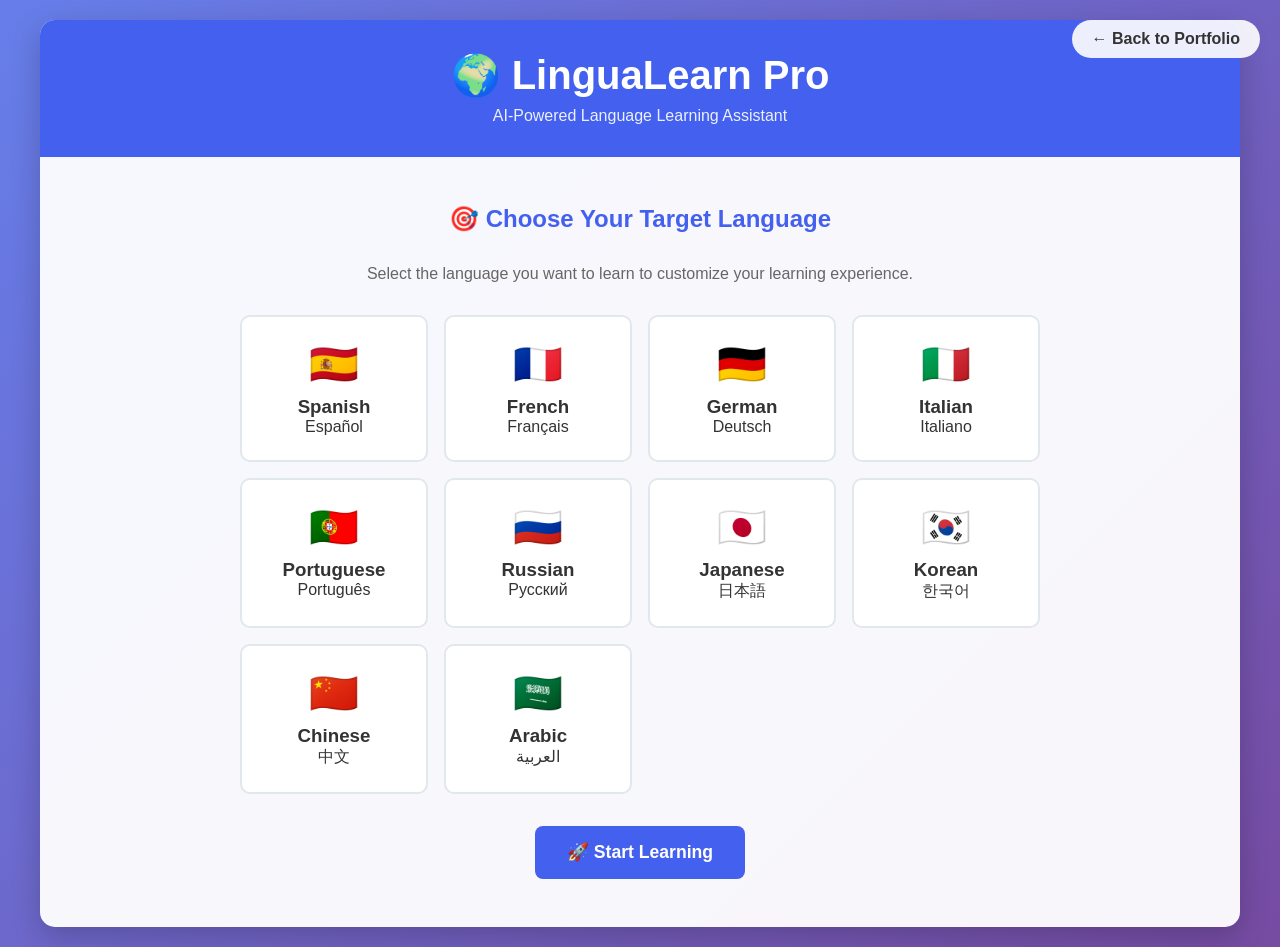
<file: EngA.html>
﻿<!DOCTYPE html>
<html lang="en">
<head>
    <meta charset="UTF-8">
    <meta name="viewport" content="width=device-width, initial-scale=1.0">
    <title>LinguaLearn Pro - Language Learning App</title>
    <style>
        :root {
            --primary: #4361ee;
            --secondary: #3a0ca3;
            --success: #4cc9f0;
            --warning: #f72585;
            --light: #f8f9fa;
            --dark: #212529;
        }

        * {
            margin: 0;
            padding: 0;
            box-sizing: border-box;
        }

        body {
            font-family: 'Segoe UI', Tahoma, Geneva, Verdana, sans-serif;
            background: linear-gradient(135deg, #667eea 0%, #764ba2 100%);
            color: #333;
            min-height: 100vh;
            padding: 20px;
        }

        .back-link {
            position: absolute;
            top: 20px;
            right: 20px;
            background: rgba(255, 255, 255, 0.9);
            color: #333;
            padding: 10px 20px;
            border-radius: 25px;
            text-decoration: none;
            font-weight: bold;
            z-index: 100;
            transition: all 0.3s ease;
        }

        .back-link:hover {
            background: white;
            transform: translateX(-5px);
        }

        .app-container {
            max-width: 1200px;
            margin: 0 auto;
            background: rgba(255, 255, 255, 0.95);
            border-radius: 15px;
            overflow: hidden;
            box-shadow: 0 10px 30px rgba(0, 0, 0, 0.2);
        }

        .app-header {
            background: var(--primary);
            color: white;
            padding: 2rem;
            text-align: center;
        }

        .app-header h1 {
            font-size: 2.5rem;
            margin-bottom: 0.5rem;
        }

        .app-header p {
            opacity: 0.9;
        }

        .nav-tabs {
            display: flex;
            background: var(--secondary);
            padding: 0;
            flex-wrap: wrap;
        }

        .nav-tab {
            flex: 1;
            min-width: 120px;
            padding: 1rem;
            background: transparent;
            border: none;
            color: white;
            cursor: pointer;
            transition: all 0.3s ease;
            text-align: center;
            font-weight: 600;
        }

        .nav-tab:hover {
            background: rgba(255, 255, 255, 0.1);
        }

        .nav-tab.active {
            background: var(--primary);
            border-bottom: 3px solid #FFD166;
        }

        .tab-content {
            display: none;
            padding: 2rem;
        }

        .tab-content.active {
            display: block;
        }

        .language-selection {
            text-align: center;
            padding: 3rem 2rem;
        }

        .language-selection h2 {
            margin-bottom: 2rem;
            color: var(--primary);
        }

        .language-grid {
            display: grid;
            grid-template-columns: repeat(auto-fit, minmax(150px, 1fr));
            gap: 1rem;
            max-width: 800px;
            margin: 0 auto;
        }

        .language-card {
            background: white;
            border: 2px solid #e1e8ed;
            border-radius: 10px;
            padding: 1.5rem;
            cursor: pointer;
            transition: all 0.3s ease;
            text-align: center;
        }

        .language-card:hover {
            border-color: var(--primary);
            transform: translateY(-5px);
            box-shadow: 0 5px 15px rgba(0,0,0,0.1);
        }

        .language-card.selected {
            border-color: var(--primary);
            background: var(--primary);
            color: white;
        }

        .language-flag {
            font-size: 2.5rem;
            margin-bottom: 0.5rem;
        }

        .translation-grid {
            display: grid;
            grid-template-columns: 1fr 1fr;
            gap: 2rem;
            margin-bottom: 2rem;
        }

        @media (max-width: 768px) {
            .translation-grid {
                grid-template-columns: 1fr;
            }
        }

        .card {
            background: white;
            border-radius: 10px;
            padding: 1.5rem;
            box-shadow: 0 4px 6px rgba(0, 0, 0, 0.1);
        }

        .card h3 {
            margin-bottom: 1rem;
            color: var(--primary);
            border-bottom: 2px solid var(--light);
            padding-bottom: 0.5rem;
        }

        .translation-input {
            width: 100%;
            min-height: 150px;
            padding: 1rem;
            border: 2px solid #e1e8ed;
            border-radius: 8px;
            font-size: 1rem;
            resize: vertical;
            margin-bottom: 1rem;
            font-family: inherit;
            line-height: 1.6;
        }

        .btn {
            padding: 0.75rem 1.5rem;
            border: none;
            border-radius: 8px;
            cursor: pointer;
            font-weight: 600;
            transition: all 0.2s ease;
            display: inline-flex;
            align-items: center;
            gap: 0.5rem;
            font-family: inherit;
        }

        .btn-primary {
            background: var(--primary);
            color: white;
        }

        .btn-primary:hover {
            background: var(--secondary);
            transform: translateY(-2px);
        }

        .btn-secondary {
            background: var(--success);
            color: white;
        }

        .btn-secondary:hover {
            background: #3aa8d0;
            transform: translateY(-2px);
        }

        .translation-result {
            background: #f8f9fa;
            border-radius: 8px;
            padding: 1.5rem;
            min-height: 200px;
            border-left: 4px solid var(--primary);
        }

        .image-upload-area {
            border: 2px dashed #ddd;
            border-radius: 8px;
            padding: 2rem;
            text-align: center;
            margin-bottom: 1rem;
            transition: all 0.3s ease;
            cursor: pointer;
        }

        .image-upload-area:hover {
            border-color: var(--primary);
            background: #f8f9fa;
        }

        .image-upload-area.drag-over {
            border-color: var(--primary);
            background: #e3f2fd;
        }

        .image-preview {
            max-width: 100%;
            max-height: 300px;
            border-radius: 8px;
            margin: 1rem 0;
            display: none;
        }

        .loading {
            display: inline-block;
            width: 20px;
            height: 20px;
            border: 3px solid #f3f3f3;
            border-top: 3px solid var(--primary);
            border-radius: 50%;
            animation: spin 1s linear infinite;
        }

        @keyframes spin {
            0% { transform: rotate(0deg); }
            100% { transform: rotate(360deg); }
        }

        .notification {
            position: fixed;
            top: 20px;
            right: 20px;
            background: var(--success);
            color: white;
            padding: 1rem 1.5rem;
            border-radius: 6px;
            box-shadow: 0 4px 6px rgba(0,0,0,0.1);
            z-index: 1000;
            max-width: 300px;
            transform: translateX(400px);
            transition: transform 0.3s ease;
        }

        .notification.show {
            transform: translateX(0);
        }

        .notification.error {
            background: var(--warning);
        }

        .current-language-banner {
            background: var(--success);
            color: white;
            padding: 0.5rem 1rem;
            border-radius: 20px;
            display: inline-flex;
            align-items: center;
            gap: 0.5rem;
            margin-bottom: 1rem;
        }

        .pronunciation-guide {
            background: #fff3cd;
            border: 1px solid #ffeaa7;
            border-radius: 6px;
            padding: 1rem;
            margin-top: 1rem;
            font-family: 'Courier New', monospace;
        }

        .pronunciation-item {
            display: flex;
            justify-content: space-between;
            align-items: center;
            padding: 0.5rem 0;
            border-bottom: 1px solid #ffeaa7;
        }

        .pronunciation-item:last-child {
            border-bottom: none;
        }

        .phonetic-text {
            font-weight: bold;
            color: #e17055;
        }

        .speak-btn-small {
            background: var(--primary);
            color: white;
            border: none;
            border-radius: 4px;
            padding: 0.25rem 0.5rem;
            cursor: pointer;
            font-size: 0.8rem;
        }
    </style>
</head>
<body>
    <a href="index.html" class="back-link">← Back to Portfolio</a>

    <div class="app-container">
        <div class="app-header">
            <h1>🌍 LinguaLearn Pro</h1>
            <p>AI-Powered Language Learning Assistant</p>
        </div>

        <!-- Language Selection Screen -->
        <div id="languageSelection" class="language-selection">
            <h2>🎯 Choose Your Target Language</h2>
            <p style="margin-bottom: 2rem; color: #666;">Select the language you want to learn to customize your learning experience.</p>
            
            <div class="language-grid">
                <div class="language-card" data-lang="es" data-flag="🇪🇸">
                    <div class="language-flag">🇪🇸</div>
                    <h3>Spanish</h3>
                    <p>Español</p>
                </div>
                <div class="language-card" data-lang="fr" data-flag="🇫🇷">
                    <div class="language-flag">🇫🇷</div>
                    <h3>French</h3>
                    <p>Français</p>
                </div>
                <div class="language-card" data-lang="de" data-flag="🇩🇪">
                    <div class="language-flag">🇩🇪</div>
                    <h3>German</h3>
                    <p>Deutsch</p>
                </div>
                <div class="language-card" data-lang="it" data-flag="🇮🇹">
                    <div class="language-flag">🇮🇹</div>
                    <h3>Italian</h3>
                    <p>Italiano</p>
                </div>
                <div class="language-card" data-lang="pt" data-flag="🇵🇹">
                    <div class="language-flag">🇵🇹</div>
                    <h3>Portuguese</h3>
                    <p>Português</p>
                </div>
                <div class="language-card" data-lang="ru" data-flag="🇷🇺">
                    <div class="language-flag">🇷🇺</div>
                    <h3>Russian</h3>
                    <p>Русский</p>
                </div>
                <div class="language-card" data-lang="ja" data-flag="🇯🇵">
                    <div class="language-flag">🇯🇵</div>
                    <h3>Japanese</h3>
                    <p>日本語</p>
                </div>
                <div class="language-card" data-lang="ko" data-flag="🇰🇷">
                    <div class="language-flag">🇰🇷</div>
                    <h3>Korean</h3>
                    <p>한국어</p>
                </div>
                <div class="language-card" data-lang="zh" data-flag="🇨🇳">
                    <div class="language-flag">🇨🇳</div>
                    <h3>Chinese</h3>
                    <p>中文</p>
                </div>
                <div class="language-card" data-lang="ar" data-flag="🇸🇦">
                    <div class="language-flag">🇸🇦</div>
                    <h3>Arabic</h3>
                    <p>العربية</p>
                </div>
            </div>

            <button class="btn btn-primary" onclick="startLearning()" style="margin-top: 2rem; padding: 1rem 2rem; font-size: 1.1rem;">
                🚀 Start Learning
            </button>
        </div>

        <!-- Main App (hidden initially) -->
        <div id="mainApp" style="display: none;">
            <div class="nav-tabs">
                <button class="nav-tab active" data-tab="text-translate">📝 Text Translation</button>
                <button class="nav-tab" data-tab="image-translate">🖼️ Image Translation</button>
                <button class="nav-tab" data-tab="exercises">🎯 Practice Exercises</button>
                <button class="nav-tab" data-tab="settings">⚙️ Language Settings</button>
            </div>

            <!-- Text Translation Tab -->
            <div class="tab-content active" id="text-translate">
                <div class="current-language-banner" id="currentLanguageBanner">
                    🌍 Learning: Spanish 🇪🇸
                </div>
                
                <div class="translation-grid">
                    <div class="card">
                        <h3>🔤 Enter English Text</h3>
                        <textarea class="translation-input" id="inputText" placeholder="Type English text to translate to your target language...">Hello, how are you today? I would like to learn how to speak your language.</textarea>
                        <button class="btn btn-primary" onclick="translateText()" style="width: 100%;" id="translateBtn">
                            🔤 Translate to Target Language
                        </button>
                    </div>

                    <div class="card">
                        <h3>📖 Translation Result</h3>
                        <div id="translationResult" class="translation-result">
                            <p style="text-align: center; color: #666; padding: 2rem;">
                                Your translation will appear here...
                            </p>
                        </div>
                        <div id="pronunciationGuide" class="pronunciation-guide" style="display: none;">
                            <h4>🔊 Pronunciation Guide</h4>
                            <div id="pronunciationContent"></div>
                        </div>
                    </div>
                </div>
            </div>

            <!-- Image Translation Tab -->
            <div class="tab-content" id="image-translate">
                <div class="current-language-banner" id="imageLanguageBanner">
                    🌍 Learning: Spanish 🇪🇸
                </div>
                
                <div class="card">
                    <h3>🖼️ Upload Image with Foreign Text</h3>
                    <p style="margin-bottom: 1rem; color: #666;">
                        Upload an image containing text in your target language, and we'll extract and translate it to English.
                    </p>
                    
                    <div class="image-upload-area" id="imageUploadArea">
                        <div style="font-size: 3rem; margin-bottom: 1rem;">📸</div>
                        <h4>Drag & Drop Image Here</h4>
                        <p style="color: #666; margin-bottom: 1rem;">or click to select file</p>
                        <p style="font-size: 0.9rem; color: #888;">Supports: JPG, PNG, WebP (Max 5MB)</p>
                        <input type="file" id="imageInput" accept="image/*" style="display: none;">
                    </div>

                    <img id="imagePreview" class="image-preview" alt="Image preview">
                    
                    <button class="btn btn-secondary" onclick="extractAndTranslateText()" style="width: 100%; margin-top: 1rem;" id="extractBtn">
                        🔍 Extract & Translate to English
                    </button>
                </div>

                <div class="card" style="margin-top: 2rem;">
                    <h3>📖 Extracted & Translated Text</h3>
                    <div id="imageTranslationResult" class="translation-result">
                        <p style="text-align: center; color: #666; padding: 2rem;">
                            Extracted text and translation will appear here...
                        </p>
                    </div>
                    <div id="imagePronunciationGuide" class="pronunciation-guide" style="display: none;">
                        <h4>🔊 Pronunciation Guide</h4>
                        <div id="imagePronunciationContent"></div>
                    </div>
                </div>
            </div>

            <!-- Exercises Tab -->
            <div class="tab-content" id="exercises">
                <div class="current-language-banner">
                    🌍 Learning: Spanish 🇪🇸
                </div>
                
                <div class="card">
                    <h3>🎯 Practice Your Target Language</h3>
                    <p style="margin-bottom: 1rem; color: #666;">
                        Practice translating from English to your target language with customized exercises.
                    </p>
                    
                    <button class="btn btn-primary" onclick="generateExercise()" style="width: 100%; margin-bottom: 1rem;">
                        🎯 Generate New Exercise
                    </button>
                    
                    <div id="exerciseContainer">
                        <div style="text-align: center; color: #666; padding: 2rem;">
                            Click the button above to generate a translation exercise!
                        </div>
                    </div>
                </div>
            </div>

            <!-- Settings Tab -->
            <div class="tab-content" id="settings">
                <div class="card">
                    <h3>⚙️ Language Settings</h3>
                    <p style="margin-bottom: 1rem; color: #666;">
                        Change your target language or adjust learning preferences.
                    </p>
                    
                    <div style="background: #f8f9fa; padding: 1.5rem; border-radius: 8px; margin-bottom: 1rem;">
                        <h4>Current Target Language</h4>
                        <div id="currentLanguageDisplay" style="font-size: 1.2rem; margin: 1rem 0; padding: 1rem; background: white; border-radius: 6px;">
                            Spanish 🇪🇸
                        </div>
                    </div>
                    
                    <button class="btn btn-primary" onclick="changeLanguage()" style="width: 100%;">
                        🔄 Change Target Language
                    </button>
                </div>
            </div>
        </div>
    </div>

    <script>
        class LanguageLearningApp {
            constructor() {
                this.targetLanguage = null;
                this.targetLanguageName = '';
                this.targetLanguageFlag = '';
                this.currentTab = 'text-translate';
                this.init();
            }

            init() {
                this.setupEventListeners();
                this.checkSavedLanguage();
            }

            checkSavedLanguage() {
                const savedLang = localStorage.getItem('lingualearn_targetLanguage');
                if (savedLang) {
                    const langData = JSON.parse(savedLang);
                    this.setTargetLanguage(langData.code, langData.name, langData.flag);
                    this.showMainApp();
                }
            }

            setupEventListeners() {
                // Language selection
                document.querySelectorAll('.language-card').forEach(card => {
                    card.addEventListener('click', () => {
                        document.querySelectorAll('.language-card').forEach(c => c.classList.remove('selected'));
                        card.classList.add('selected');
                    });
                });

                // Tab navigation
                document.querySelectorAll('.nav-tab').forEach(tab => {
                    tab.addEventListener('click', (e) => {
                        const tabName = e.currentTarget.dataset.tab;
                        this.switchTab(tabName);
                    });
                });

                // Image upload handling
                this.setupImageUpload();
            }

            setupImageUpload() {
                const uploadArea = document.getElementById('imageUploadArea');
                const fileInput = document.getElementById('imageInput');

                uploadArea.addEventListener('click', () => fileInput.click());

                uploadArea.addEventListener('dragover', (e) => {
                    e.preventDefault();
                    uploadArea.classList.add('drag-over');
                });

                uploadArea.addEventListener('dragleave', () => {
                    uploadArea.classList.remove('drag-over');
                });

                uploadArea.addEventListener('drop', (e) => {
                    e.preventDefault();
                    uploadArea.classList.remove('drag-over');
                    const files = e.dataTransfer.files;
                    if (files.length > 0) {
                        this.handleImageUpload(files[0]);
                    }
                });

                fileInput.addEventListener('change', (e) => {
                    if (e.target.files.length > 0) {
                        this.handleImageUpload(e.target.files[0]);
                    }
                });
            }

            handleImageUpload(file) {
                if (!file.type.startsWith('image/')) {
                    this.showNotification('Please upload an image file', 'error');
                    return;
                }

                if (file.size > 5 * 1024 * 1024) {
                    this.showNotification('Image must be smaller than 5MB', 'error');
                    return;
                }

                const reader = new FileReader();
                reader.onload = (e) => {
                    const preview = document.getElementById('imagePreview');
                    preview.src = e.target.result;
                    preview.style.display = 'block';
                };
                reader.readAsDataURL(file);
            }

            setTargetLanguage(langCode, langName, langFlag) {
                this.targetLanguage = langCode;
                this.targetLanguageName = langName;
                this.targetLanguageFlag = langFlag;

                // Update UI
                document.getElementById('currentLanguageBanner').innerHTML = 
                    `🌍 Learning: ${langName} ${langFlag}`;
                document.getElementById('imageLanguageBanner').innerHTML = 
                    `🌍 Learning: ${langName} ${langFlag}`;
                document.getElementById('currentLanguageDisplay').innerHTML = 
                    `${langName} ${langFlag}`;

                // Save to localStorage
                localStorage.setItem('lingualearn_targetLanguage', JSON.stringify({
                    code: langCode,
                    name: langName,
                    flag: langFlag
                }));
            }

            showMainApp() {
                document.getElementById('languageSelection').style.display = 'none';
                document.getElementById('mainApp').style.display = 'block';
            }

            showLanguageSelection() {
                document.getElementById('languageSelection').style.display = 'block';
                document.getElementById('mainApp').style.display = 'none';
            }

            switchTab(tabName) {
                document.querySelectorAll('.nav-tab').forEach(tab => {
                    tab.classList.remove('active');
                });
                document.querySelector(`[data-tab="${tabName}"]`).classList.add('active');

                document.querySelectorAll('.tab-content').forEach(content => {
                    content.classList.remove('active');
                });
                document.getElementById(tabName).classList.add('active');

                this.currentTab = tabName;
            }

            async translateText() {
                const text = document.getElementById('inputText').value.trim();
                
                if (!text) {
                    this.showNotification('Please enter some text to translate', 'error');
                    return;
                }

                if (!this.targetLanguage) {
                    this.showNotification('Please select a target language first', 'error');
                    return;
                }

                // Show loading state
                const translateBtn = document.getElementById('translateBtn');
                const originalText = translateBtn.innerHTML;
                translateBtn.innerHTML = '<div class="loading"></div> Translating...';
                translateBtn.disabled = true;

                try {
                    const translation = await this.myMemoryTranslate(text, 'en', this.targetLanguage);
                    this.displayTranslationResult(text, translation);
                    this.generatePronunciationGuide(translation, 'text');
                    this.showNotification('Translation successful!', 'success');
                    
                } catch (error) {
                    console.error('Translation error:', error);
                    const translation = this.demoTranslate(text, 'en', this.targetLanguage);
                    this.displayTranslationResult(text, translation);
                    this.generatePronunciationGuide(translation, 'text');
                    this.showNotification('Using demo translation', 'info');
                } finally {
                    // Restore button
                    translateBtn.innerHTML = originalText;
                    translateBtn.disabled = false;
                }
            }

            async extractAndTranslateText() {
                const preview = document.getElementById('imagePreview');
                
                if (!preview.src || preview.style.display === 'none') {
                    this.showNotification('Please upload an image first', 'error');
                    return;
                }

                if (!this.targetLanguage) {
                    this.showNotification('Please select a target language first', 'error');
                    return;
                }

                // Show loading state
                const extractBtn = document.getElementById('extractBtn');
                const originalText = extractBtn.innerHTML;
                extractBtn.innerHTML = '<div class="loading"></div> Processing Image...';
                extractBtn.disabled = true;

                this.showNotification('Extracting text from image...', 'info');

                // Simulate OCR processing with timeout
                setTimeout(() => {
                    try {
                        // Simulate extracting text in the target language
                        const extractedText = this.simulateForeignTextOCR();
                        const translation = this.demoTranslate(extractedText, this.targetLanguage, 'en');
                        
                        this.displayImageTranslationResult(extractedText, translation);
                        this.generatePronunciationGuide(extractedText, 'image');
                        this.showNotification('Text extracted and translated!', 'success');
                        
                    } catch (error) {
                        console.error('Image processing error:', error);
                        this.showNotification('Image processing failed', 'error');
                    } finally {
                        extractBtn.innerHTML = originalText;
                        extractBtn.disabled = false;
                    }
                }, 2000);
            }

            simulateForeignTextOCR() {
                // Simulate text in the target language
                const foreignTexts = {
                    'es': [
                        "¡Bienvenidos a nuestro restaurante! Servimos pasta fresca y pizza todos los días de 11 AM a 10 PM.",
                        "PRECAUCIÓN: PISO MOJADO. Por favor, tenga cuidado al caminar en esta área.",
                        "OFERTA: 50% DE DESCUENTO en toda la ropa de invierno. Oferta por tiempo limitado válida hasta el 31 de diciembre."
                    ],
                    'fr': [
                        "Bienvenue dans notre restaurant ! Nous servons des pâtes fraîches et de la pizza tous les jours de 11h à 22h.",
                        "ATTENTION: SOL MOUILLÉ. Veuillez faire attention en marchant dans cette zone.",
                        "SOLDES: 50% DE RÉDUCTION sur tous les vêtements d'hiver. Offre à durée limitée valable jusqu'au 31 décembre."
                    ],
                    'de': [
                        "Willkommen in unserem Restaurant! Wir servieren frische Pasta und Pizza täglich von 11 bis 22 Uhr.",
                        "ACHTUNG: NASSER BODEN. Bitte seien Sie vorsichtig, wenn Sie in diesem Bereich gehen.",
                        "SALE: 50% RABATT auf alle Winterkleidungsstücke. Zeitlich begrenztes Angebot gültig bis zum 31. Dezember."
                    ],
                    'ja': [
                        "当レストランへようこそ！毎日11時から22時まで新鮮なパスタとピザを提供しています。",
                        "注意：床が濡れています。このエリアを歩く際はご注意ください。",
                        "セール：冬服全品50%OFF。12月31日までの期間限定オファー。"
                    ]
                };

                const texts = foreignTexts[this.targetLanguage] || foreignTexts['es'];
                return texts[Math.floor(Math.random() * texts.length)];
            }

            generatePronunciationGuide(text, type) {
                const pronunciationData = this.getPronunciationData(text, this.targetLanguage);
                const guideDiv = type === 'text' ? 
                    document.getElementById('pronunciationGuide') : 
                    document.getElementById('imagePronunciationGuide');
                const contentDiv = type === 'text' ? 
                    document.getElementById('pronunciationContent') : 
                    document.getElementById('imagePronunciationContent');

                if (pronunciationData.length > 0) {
                    contentDiv.innerHTML = pronunciationData.map(item => `
                        <div class="pronunciation-item">
                            <span>${item.word}</span>
                            <span class="phonetic-text">${item.phonetic}</span>
                            <button class="speak-btn-small" onclick="speakText('${item.word.replace(/'/g, "\\'")}')">🔊</button>
                        </div>
                    `).join('');
                    guideDiv.style.display = 'block';
                } else {
                    guideDiv.style.display = 'none';
                }
            }

            getPronunciationData(text, language) {
                // Sample pronunciation data for different languages
                const pronunciationGuides = {
                    'es': {
                        'Bienvenidos': 'byen-beh-NEE-dos',
                        'restaurante': 'res-tow-RAN-te',
                        'pasta': 'PAS-ta',
                        'fresca': 'FRES-ka',
                        'pizza': 'PEET-sa',
                        'precaución': 'pre-kow-SYON',
                        'piso': 'PEE-so',
                        'mojado': 'mo-HA-do',
                        'oferta': 'o-FER-ta',
                        'descuento': 'des-KWEN-to',
                        'ropa': 'RO-pa',
                        'invierno': 'in-BYER-no'
                    },
                    'fr': {
                        'Bienvenue': 'byen-vuh-NU',
                        'restaurant': 'res-toh-RAHN',
                        'pâtes': 'paht',
                        'fraîches': 'fresh',
                        'Attention': 'ah-tahn-SYON',
                        'sol': 'sol',
                        'mouillé': 'moo-YAY',
                        'Soldes': 'sold',
                        'réduction': 'ray-dook-SYON',
                        'vêtements': 'vet-MAHN',
                        'hiver': 'ee-VAIR'
                    },
                    'de': {
                        'Willkommen': 'vil-KOM-men',
                        'Restaurant': 'res-toh-RAHN',
                        'frische': 'FRI-she',
                        'Pasta': 'PAS-ta',
                        'Achtung': 'AHKH-toong',
                        'nasser': 'NAS-ser',
                        'Boden': 'BOH-den',
                        'Sale': 'zeyl',
                        'Rabatt': 'rah-BAHT',
                        'Winterkleidungsstücke': 'VIN-ter-kly-doongs-shtoo-ke'
                    },
                    'ja': {
                        'ようこそ': 'yoh-koh-so',
                        'レストラン': 'res-to-ran',
                        '新鮮な': 'shin-sen-na',
                        'パスタ': 'pas-ta',
                        '提供': 'tey-kyoh',
                        '注意': 'chuu-i',
                        '床が': 'yu-ka-ga',
                        '濡れています': 'nu-re-te-i-mas',
                        'セール': 'sey-ru',
                        '冬服': 'fuyu-fuku',
                        '全品': 'zen-pin'
                    }
                };

                const guide = pronunciationGuides[language] || {};
                const words = text.split(/\s+/);
                const result = [];

                words.forEach(word => {
                    const cleanWord = word.replace(/[.,!?;:]/g, '');
                    if (guide[cleanWord]) {
                        result.push({
                            word: cleanWord,
                            phonetic: guide[cleanWord]
                        });
                    }
                });

                return result.slice(0, 8); // Limit to 8 words max
            }

            async myMemoryTranslate(text, sourceLang, targetLang) {
                const response = await fetch(
                    `https://api.mymemory.translated.net/get?q=${encodeURIComponent(text)}&langpair=${sourceLang}|${targetLang}`
                );
                
                if (!response.ok) {
                    throw new Error('Translation API failed');
                }

                const data = await response.json();
                
                if (data.responseStatus === 200 && data.responseData.translatedText) {
                    return data.responseData.translatedText;
                } else {
                    throw new Error('Translation failed');
                }
            }

            demoTranslate(text, sourceLang, targetLang) {
                const demoTranslations = {
                    'es': {
                        'Hello, how are you today? I would like to learn how to speak your language.': 'Hola, ¿cómo estás hoy? Me gustaría aprender a hablar tu idioma.',
                        '¡Bienvenidos a nuestro restaurante! Servimos pasta fresca y pizza todos los días de 11 AM a 10 PM.': 'Welcome to our restaurant! We serve fresh pasta and pizza every day from 11 AM to 10 PM.',
                        'PRECAUCIÓN: PISO MOJADO. Por favor, tenga cuidado al caminar en esta área.': 'CAUTION: WET FLOOR. Please use caution when walking in this area.',
                        'OFERTA: 50% DE DESCUENTO en toda la ropa de invierno. Oferta por tiempo limitado válida hasta el 31 de diciembre.': 'SALE: 50% OFF all winter clothing items. Limited time offer valid until December 31st.'
                    },
                    'fr': {
                        'Hello, how are you today? I would like to learn how to speak your language.': 'Bonjour, comment allez-vous aujourd\'hui ? Je voudrais apprendre à parler votre langue.',
                        'Bienvenue dans notre restaurant ! Nous servons des pâtes fraîches et de la pizza tous les jours de 11h à 22h.': 'Welcome to our restaurant! We serve fresh pasta and pizza every day from 11 AM to 10 PM.'
                    },
                    'de': {
                        'Hello, how are you today? I would like to learn how to speak your language.': 'Hallo, wie geht es dir heute? Ich möchte lernen, wie man Ihre Sprache spricht.',
                        'Willkommen in unserem Restaurant! Wir servieren frische Pasta und Pizza täglich von 11 bis 22 Uhr.': 'Welcome to our restaurant! We serve fresh pasta and pizza every day from 11 AM to 10 PM.'
                    }
                };

                if (demoTranslations[targetLang] && demoTranslations[targetLang][text]) {
                    return demoTranslations[targetLang][text];
                }

                return `[${sourceLang} → ${targetLang} Translation]: ${text}`;
            }

            displayTranslationResult(originalText, translation) {
                const resultDiv = document.getElementById('translationResult');
                
                resultDiv.innerHTML = `
                    <h4 style="color: var(--primary); margin-bottom: 1rem;">Translation to ${this.targetLanguageName}:</h4>
                    <div style="font-size: 1.3rem; line-height: 1.6; margin-bottom: 1.5rem; padding: 1.5rem; background: white; border-radius: 8px; border-left: 4px solid var(--success);">
                        ${translation}
                    </div>
                    <div style="color: #666; background: #f8f9fa; padding: 1rem; border-radius: 6px;">
                        <strong>Original English:</strong> "${originalText}"
                    </div>
                    <div style="margin-top: 1rem; display: flex; gap: 0.5rem;">
                        <button class="btn" onclick="speakText('${translation.replace(/'/g, "\\'")}')" style="flex: 1;">
                            🔊 Speak Translation
                        </button>
                        <button class="btn" onclick="copyToClipboard('${translation.replace(/'/g, "\\'")}')" style="flex: 1;">
                            📋 Copy Text
                        </button>
                    </div>
                `;
            }

            displayImageTranslationResult(extractedText, translation) {
                const resultDiv = document.getElementById('imageTranslationResult');
                
                resultDiv.innerHTML = `
                    <h4 style="color: var(--primary); margin-bottom: 1rem;">Extracted ${this.targetLanguageName} Text:</h4>
                    <div style="background: white; padding: 1rem; border-radius: 6px; margin-bottom: 1.5rem; border-left: 4px solid var(--warning);">
                        ${extractedText}
                    </div>
                    
                    <h4 style="color: var(--primary); margin-bottom: 1rem;">Translation to English:</h4>
                    <div style="font-size: 1.1rem; line-height: 1.6; margin-bottom: 1.5rem; padding: 1.5rem; background: white; border-radius: 8px; border-left: 4px solid var(--success);">
                        ${translation}
                    </div>
                    
                    <div style="margin-top: 1rem; display: flex; gap: 0.5rem;">
                        <button class="btn" onclick="speakText('${extractedText.replace(/'/g, "\\'")}')" style="flex: 1;">
                            🔊 Speak Original
                        </button>
                        <button class="btn" onclick="copyToClipboard('${translation.replace(/'/g, "\\'")}')" style="flex: 1;">
                            📋 Copy Translation
                        </button>
                    </div>
                `;
            }

            generateExercise() {
                if (!this.targetLanguage) {
                    this.showNotification('Please select a target language first', 'error');
                    return;
                }

                const exercises = {
                    'es': [
                        {
                            question: "Translate to Spanish: 'Good morning, how are you feeling today?'",
                            answer: "Buenos días, ¿cómo te sientes hoy?"
                        },
                        {
                            question: "Translate to Spanish: 'I would like to order a coffee and some breakfast'",
                            answer: "Me gustaría pedir un café y algo de desayuno"
                        },
                        {
                            question: "Translate to Spanish: 'Where is the nearest hospital?'",
                            answer: "¿Dónde está el hospital más cercano?"
                        },
                        {
                            question: "Translate to Spanish: 'How much does this cost?'",
                            answer: "¿Cuánto cuesta esto?"
                        }
                    ],
                    'fr': [
                        {
                            question: "Translate to French: 'Where is the nearest restaurant?'",
                            answer: "Où est le restaurant le plus proche ?"
                        },
                        {
                            question: "Translate to French: 'Can you help me find the train station?'",
                            answer: "Pouvez-vous m'aider à trouver la gare ?"
                        },
                        {
                            question: "Translate to French: 'I need a doctor, please help me'",
                            answer: "J'ai besoin d'un médecin, aidez-moi s'il vous plaît"
                        }
                    ],
                    'de': [
                        {
                            question: "Translate to German: 'What time does the museum open?'",
                            answer: "Um wie viel Uhr öffnet das Museum?"
                        },
                        {
                            question: "Translate to German: 'I need a doctor, please help me'",
                            answer: "Ich brauche einen Arzt, bitte helfen Sie mir"
                        },
                        {
                            question: "Translate to German: 'Where can I find a good restaurant?'",
                            answer: "Wo kann ich ein gutes Restaurant finden?"
                        }
                    ]
                };

                const langExercises = exercises[this.targetLanguage] || exercises['es'];
                const exercise = langExercises[Math.floor(Math.random() * langExercises.length)];
                const container = document.getElementById('exerciseContainer');
                
                container.innerHTML = `
                    <div style="background: #f8f9fa; padding: 1.5rem; border-radius: 8px; margin-bottom: 1rem;">
                        <h4>Translation Exercise</h4>
                        <p style="margin: 1rem 0; font-size: 1.1rem;">${exercise.question}</p>
                        <textarea id="exerciseAnswer" placeholder="Type your ${this.targetLanguageName} translation here..." style="width: 100%; min-height: 100px; padding: 1rem; border: 2px solid #ddd; border-radius: 6px; margin-bottom: 1rem;"></textarea>
                        <button class="btn btn-primary" onclick="checkExercise('${exercise.answer.replace(/'/g, "\\'")}')">
                            ✅ Check Answer
                        </button>
                        <div id="exerciseResult" style="margin-top: 1rem;"></div>
                    </div>
                    <div style="background: #e3f2fd; padding: 1rem; border-radius: 6px;">
                        <strong>💡 Tip:</strong> Use the translation tools above to help you practice!
                    </div>
                `;
            }

            showNotification(message, type = 'info') {
                const notification = document.createElement('div');
                notification.className = `notification ${type === 'error' ? 'error' : ''}`;
                notification.textContent = message;
                document.body.appendChild(notification);
                
                setTimeout(() => notification.classList.add('show'), 100);
                
                setTimeout(() => {
                    notification.classList.remove('show');
                    setTimeout(() => notification.remove(), 300);
                }, 3000);
            }
        }

        // Global functions
        function startLearning() {
            const selectedCard = document.querySelector('.language-card.selected');
            if (!selectedCard) {
                window.app.showNotification('Please select a language first', 'error');
                return;
            }

            const langCode = selectedCard.dataset.lang;
            const langName = selectedCard.querySelector('h3').textContent;
            const langFlag = selectedCard.dataset.flag;

            window.app.setTargetLanguage(langCode, langName, langFlag);
            window.app.showMainApp();
            window.app.showNotification(`Started learning ${langName}! ${langFlag}`, 'success');
        }

        function changeLanguage() {
            window.app.showLanguageSelection();
        }

        function translateText() {
            window.app.translateText();
        }

        function extractAndTranslateText() {
            window.app.extractAndTranslateText();
        }

        function generateExercise() {
            window.app.generateExercise();
        }

        function checkExercise(correctAnswer) {
            const userAnswer = document.getElementById('exerciseAnswer').value.trim();
            const resultDiv = document.getElementById('exerciseResult');
            
            const normalizedUser = userAnswer.toLowerCase().replace(/[^\w\sáéíóúñü¿¡]/g, '');
            const normalizedCorrect = correctAnswer.toLowerCase().replace(/[^\w\sáéíóúñü¿¡]/g, '');
            
            if (normalizedUser === normalizedCorrect || userAnswer === correctAnswer) {
                resultDiv.innerHTML = `
                    <div style="color: green; font-weight: bold;">✅ Correct! Excellent translation!</div>
                    <button class="btn" onclick="speakText('${correctAnswer.replace(/'/g, "\\'")}')" style="margin-top: 0.5rem; width: 100%;">
                        🔊 Listen to Pronunciation
                    </button>
                `;
            } else if (userAnswer) {
                resultDiv.innerHTML = `
                    <div style="color: red; font-weight: bold;">❌ Not quite right.</div>
                    <div style="margin-top: 0.5rem; color: #666;">
                        <strong>Correct answer:</strong> ${correctAnswer}
                    </div>
                    <button class="btn" onclick="speakText('${correctAnswer.replace(/'/g, "\\'")}')" style="margin-top: 0.5rem; width: 100%;">
                        🔊 Listen to Correct Pronunciation
                    </button>
                `;
            }
        }

        function speakText(text) {
            if ('speechSynthesis' in window) {
                const utterance = new SpeechSynthesisUtterance(text);
                
                // Set language based on target language
                const targetLang = window.app.targetLanguage;
                utterance.lang = targetLang === 'es' ? 'es-ES' : 
                                targetLang === 'fr' ? 'fr-FR' : 
                                targetLang === 'de' ? 'de-DE' : 
                                targetLang === 'it' ? 'it-IT' :
                                targetLang === 'pt' ? 'pt-BR' :
                                targetLang === 'ja' ? 'ja-JP' :
                                targetLang === 'ko' ? 'ko-KR' :
                                targetLang === 'zh' ? 'zh-CN' :
                                targetLang === 'ru' ? 'ru-RU' : 'en-US';
                
                speechSynthesis.speak(utterance);
            } else {
                alert('Text-to-speech not supported in your browser');
            }
        }

        function copyToClipboard(text) {
            navigator.clipboard.writeText(text).then(() => {
                window.app.showNotification('Text copied to clipboard!', 'success');
            }).catch(() => {
                const textArea = document.createElement('textarea');
                textArea.value = text;
                document.body.appendChild(textArea);
                textArea.select();
                document.execCommand('copy');
                document.body.removeChild(textArea);
                window.app.showNotification('Text copied to clipboard!', 'success');
            });
        }

        // Initialize the application
        document.addEventListener('DOMContentLoaded', () => {
            window.app = new LanguageLearningApp();
        });
    </script>
</body>
</html>
</file>
